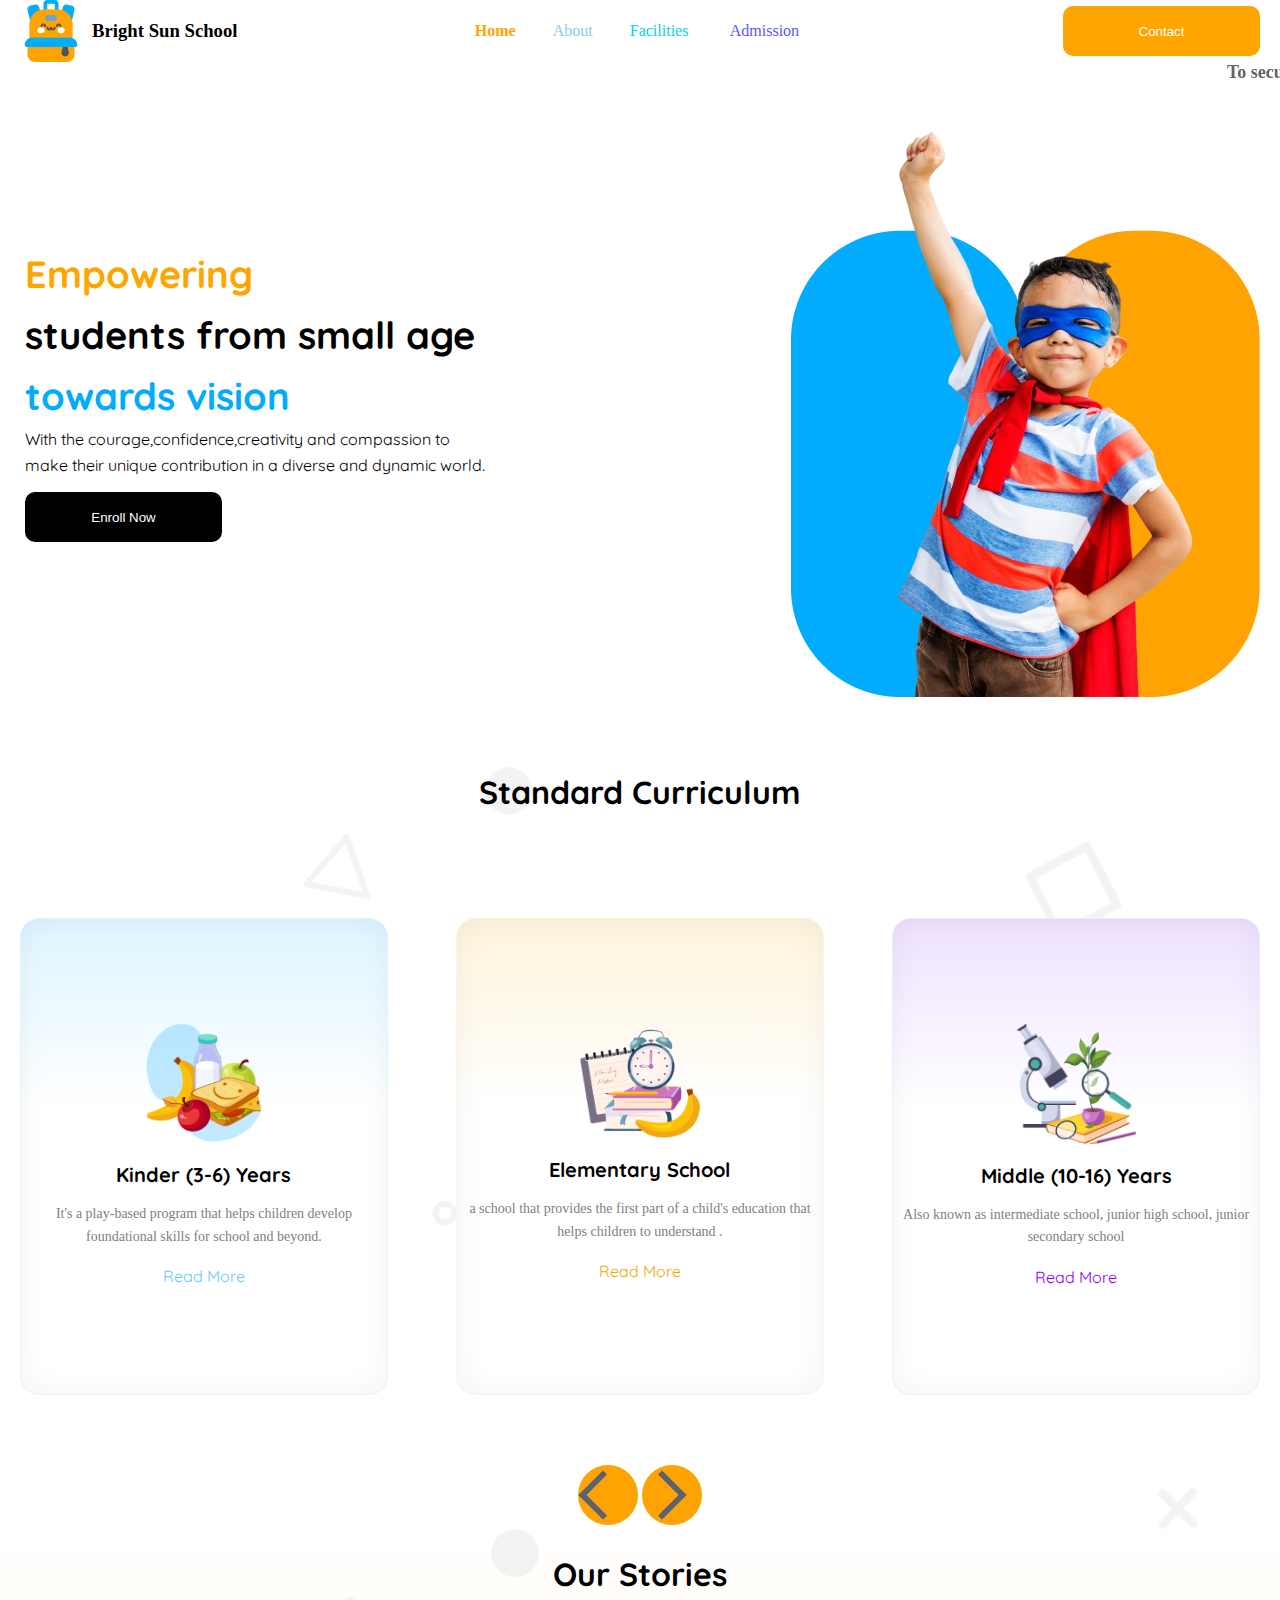
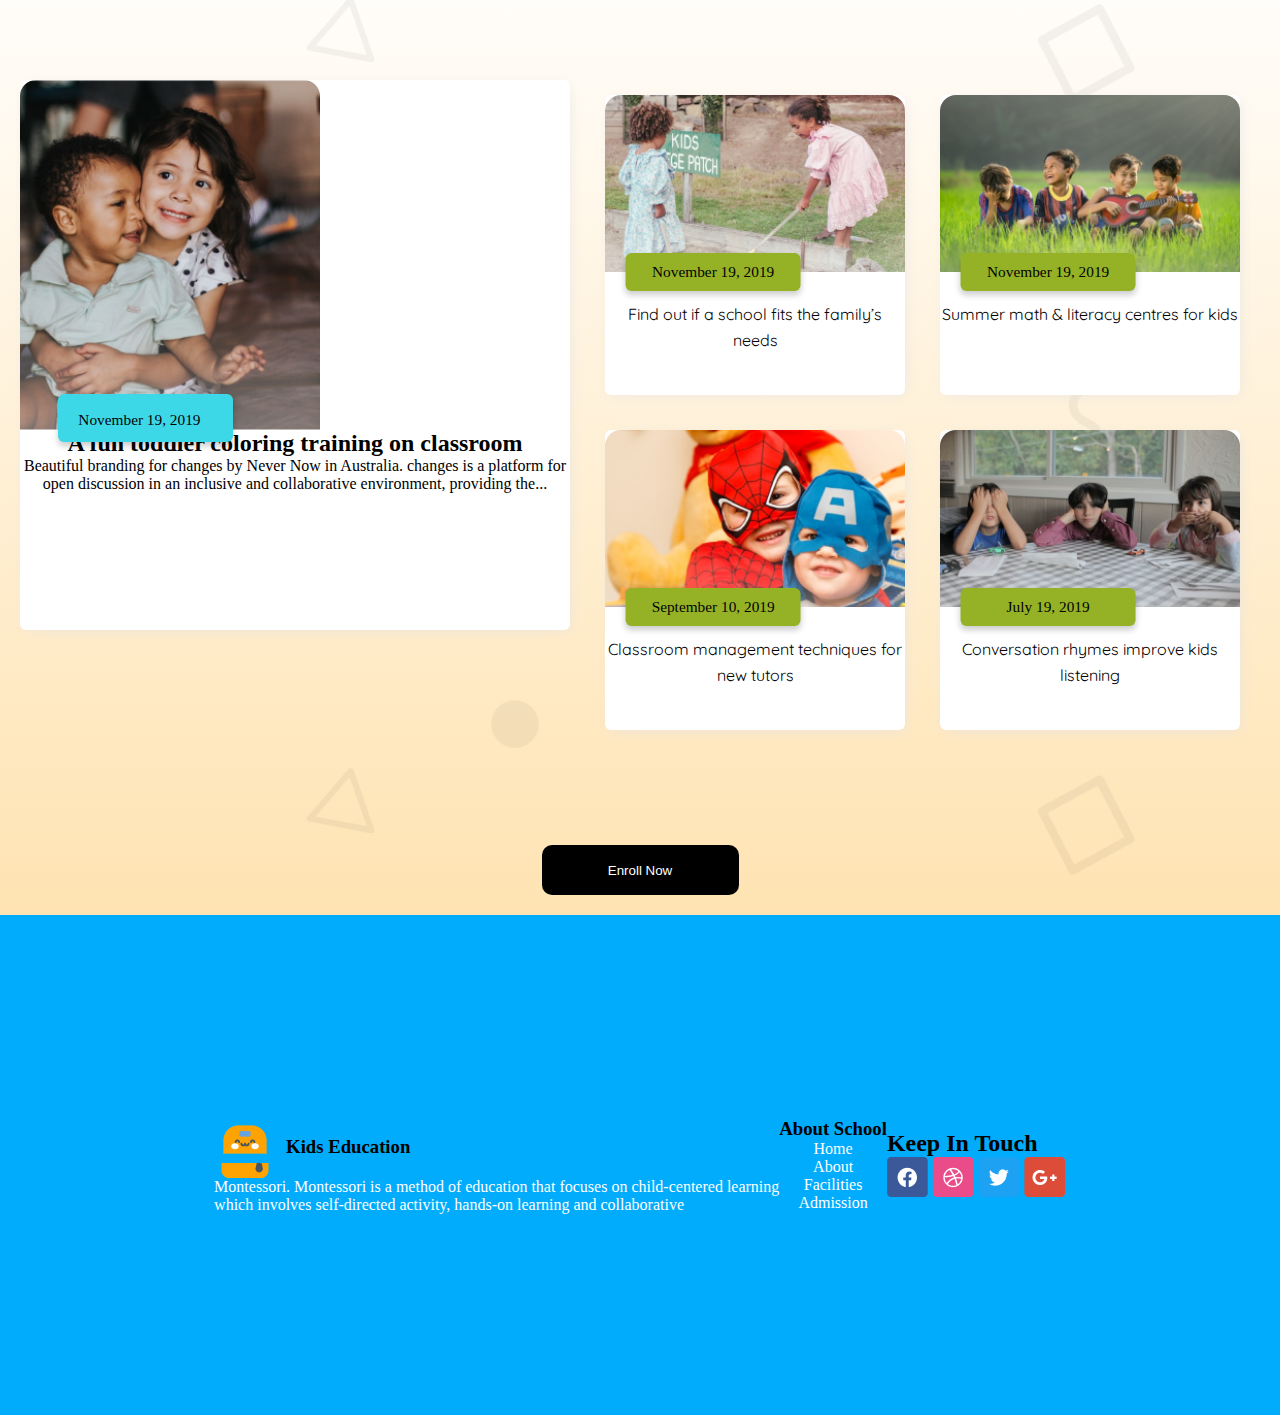
<file: index.html>
<!DOCTYPE html>
<html lang="en">
<head>
    <meta charset="UTF-8">
    <meta name="viewport" content="width=device-width, initial-scale=1.0">
    <title>Bright Sun School</title>
    <link rel="stylesheet" href="styles/style.css">
</head>
<body>
<!-- navbar -->
    <nav class="navbar ">
        <div class="nav_container display-flex">
           <div class="Group_2 display-flex">
            <img src="assets/logo.png" alt="">
                <h3 class="School quicksand display-flex">Bright Sun School</h3>
           </div> 
           <input type="checkbox" id="menuToggle">
           <label for="menuToggle" class="hamburger">
            <div></div>
            <div></div>
            <div></div>
           </label>
           <div class="Group_3 display-flex">
             <!-- li.Group_3-item*4>a.nab-links -->
             <li class="Group_3item"><a href="" class="Group_3link_bold quicksand" style="color: orange; width: 58px;">Home</a></li>
             <li class="Group_3item"><a href="" class="Group_3link quicksand" style="color: skyblue;width: 57px; ">About</a></li>
             <li class="Group_3item"><a href="" class="Group_3link quicksand" style="color: rgba(5, 212, 223, 1); width: 80px;"> Facilities</a></li>
             <li class="Group_3item"><a href="" class="Group_3link quicksand" style="color: rgba(93, 88, 239, 1); width: 96px;">Admission</a></li>
           </div>
           <button id="nav_button" class="btn-primary quicksand " style="background-color: orange;" >Contact</button> 
        </div>  
        <!-- scrollling text using  -->
        <marquee behavior="scroll" direction="scroll" style="color: #636060; font-weight: 700; font-size: large;"> To secure a bright future for your children, prioritize a strong education, fostering critical thinking skills, encouraging their passions, building emotional intelligence, and providing a supportive environment that values lifelong learning; </marquee>     
    </nav> 
<!-- boy section -->

    <section class="empower display-flex quicksand">   
             
        <div class="text-content display-flex Quicksand">
            <h1 class="w text">
                <span style="color: orange;">Empowering</span> students from small age 
                <span style="color:rgb(1, 172, 253)">towards vision</span>
            </h1>
            <p class="v text">
                With the courage,confidence,creativity and compassion to<br>make their unique contribution in a diverse and dynamic world.
            </p>
            <button class="btn-primary" style="background-color: black;">Enroll Now</button>
        </div>
        <img class="banner_image" src="assets/hero-kids.png" alt="A group of kids joyfully learning together">
    </section>
<!-- background image -->
    <section id="Show_BG" class="Card_section">

              
            <h1 class="A Quicksand">Standard Curriculum</h1>            
            <div class="Card display-flex Quicksand ">

                <div class="card_1 display-flex card_Size ">
                    <img src="assets/kinder.png" alt="">
                    <h4 class="heading4">Kinder (3-6) Years</h4>
                    <p class="pg">It's a play-based program that helps children develop foundational skills for school and beyond.</p>
                    <a href="" style="color: rgb(100, 200, 255);">Read More</a>
                </div >

                <div class="card_2 display-flex card_Size ">
                    <img src="assets/elementary.png" alt="">
                    <h4 class="heading4">Elementary School</h4>
                    <p class="pg">a school that provides the first part of a child's education that helps children to understand .</p>
                    <a  href="" style="color: rgb(240, 170, 0);">Read More</a>
                </div>

                <div class="card_3 display-flex card_Size ">
                    <img src="assets/middle.png" alt="">
                    <h4 class="heading4">Middle (10-16) Years</h4>
                    <p class="pg">Also known as intermediate school, junior high school, junior secondary school </p>
                    <a href="" style="color: rgb(135, 0, 255); ">Read More</a>
                </div>  
            </div>
        

            <div id="icon" >        
                <img class="i_con"  src="assets/arrow_back.png" alt="">
                <img class="i_con" src="assets/arrow_forward.png" alt="">
            </div>

    </section>
    <!-- Story section-->
    <section id="Show_BG2" class="Story_section">
        
        
        <h1 class="A Quicksand">Our Stories</h1>
    
        <div class="slack_container">
           

             <div class="slack-card_Big">   
                <div class="header-with-img_Big"></div>

                <button id="date" style="background-color:rgb(60, 216, 232);">November 19, 2019</button> 

                <div class="profile display-flex">

                    <h2>A fun toddler coloring training on classroom</h2>
                        <p>Beautiful branding for changes by Never Now in Australia.
                            changes is a platform for open discussion in an inclusive and
                            collaborative environment, providing the...</p>
                </div>
            </div>
     
            <div class="Story Quicksand">

                <div class="slack-card">
                    <div class="header-with-img Card_img2"></div>

                     <button id="date2" style="background-color:rgb(149, 178, 38);">November 19, 2019</button> 

                    <ul class="profile-actions">
                        <p>Find out if a school fits the family’s needs</p>
                    </ul>
                </div>
    
                <div class="slack-card">
                    <div class="header-with-img Card_img3"></div>
                    
                    <button id="date2" style="background-color:rgb(149, 178, 38);">November 19, 2019</button> 

                    <ul class="profile-actions">
                        <p>Summer math & literacy
                            centres for kids</p>
                    </ul>
                </div>
    
                <div class="slack-card">
                    <div class="header-with-img Card_img4"></div>
                    
                    <button id="date2" style="background-color:rgb(149, 178, 38);">September 10, 2019</button> 

                    <ul class="profile-actions">
                        <p>Classroom management
                            techniques for new tutors</p>
                    </ul>
                </div>
    
                <div class="slack-card">
                    <div class="header-with-img Card_img5"></div>

                    <button id="date2" style="background-color:rgb(149, 178, 38);"> July 19, 2019</button> 
                    
                    <ul class="profile-actions">
                        <p>Conversation rhymes
                            improve kids listening</p>
                    </ul>
                </div>
            </div> 
        </div>
    
        <button id="button" class="btn-primary" style="background-color: black;">Enroll Now</button>
    </section>

    <!-- footer section  -->
     <footer style="background-color: rgb(1, 172, 253);">

        <div class="div-Container display-flex">
            <div class="footer_nav">                              
                <div class="Group_2 display-flex"> 
                 <img src="assets/logo.png" alt="">
                 <h3 class="School quicksand display-flex">Kids
                     Education</h3>
                  </div>
                <p class="f_p">Montessori. Montessori is a method of education that focuses on child-centered learning <br>
                     which involves self-directed activity, hands-on learning and collaborative</p>
         </div>
    
         <div class="About display-flex">
             <h3>About School</h3>
             <a href="" style="color: white;"> Home</a>
             <a href="" style="color: white;">About</a>
             <a href="" style="color: white;">Facilities</a>
             <a href="" style="color: white;">Admission</a>
         </div>
    
         <div class="Touch">
             <h2>Keep In Touch</h2>
             <img src="assets/fb.png" alt="">
             <img src="assets/dribble.png" alt="">
             <img src="assets/twitter.png" alt="">
             <img src="assets/google+.png" alt="">
         </div>
         
        </div>
     </footer>
</body>
</html>
</file>
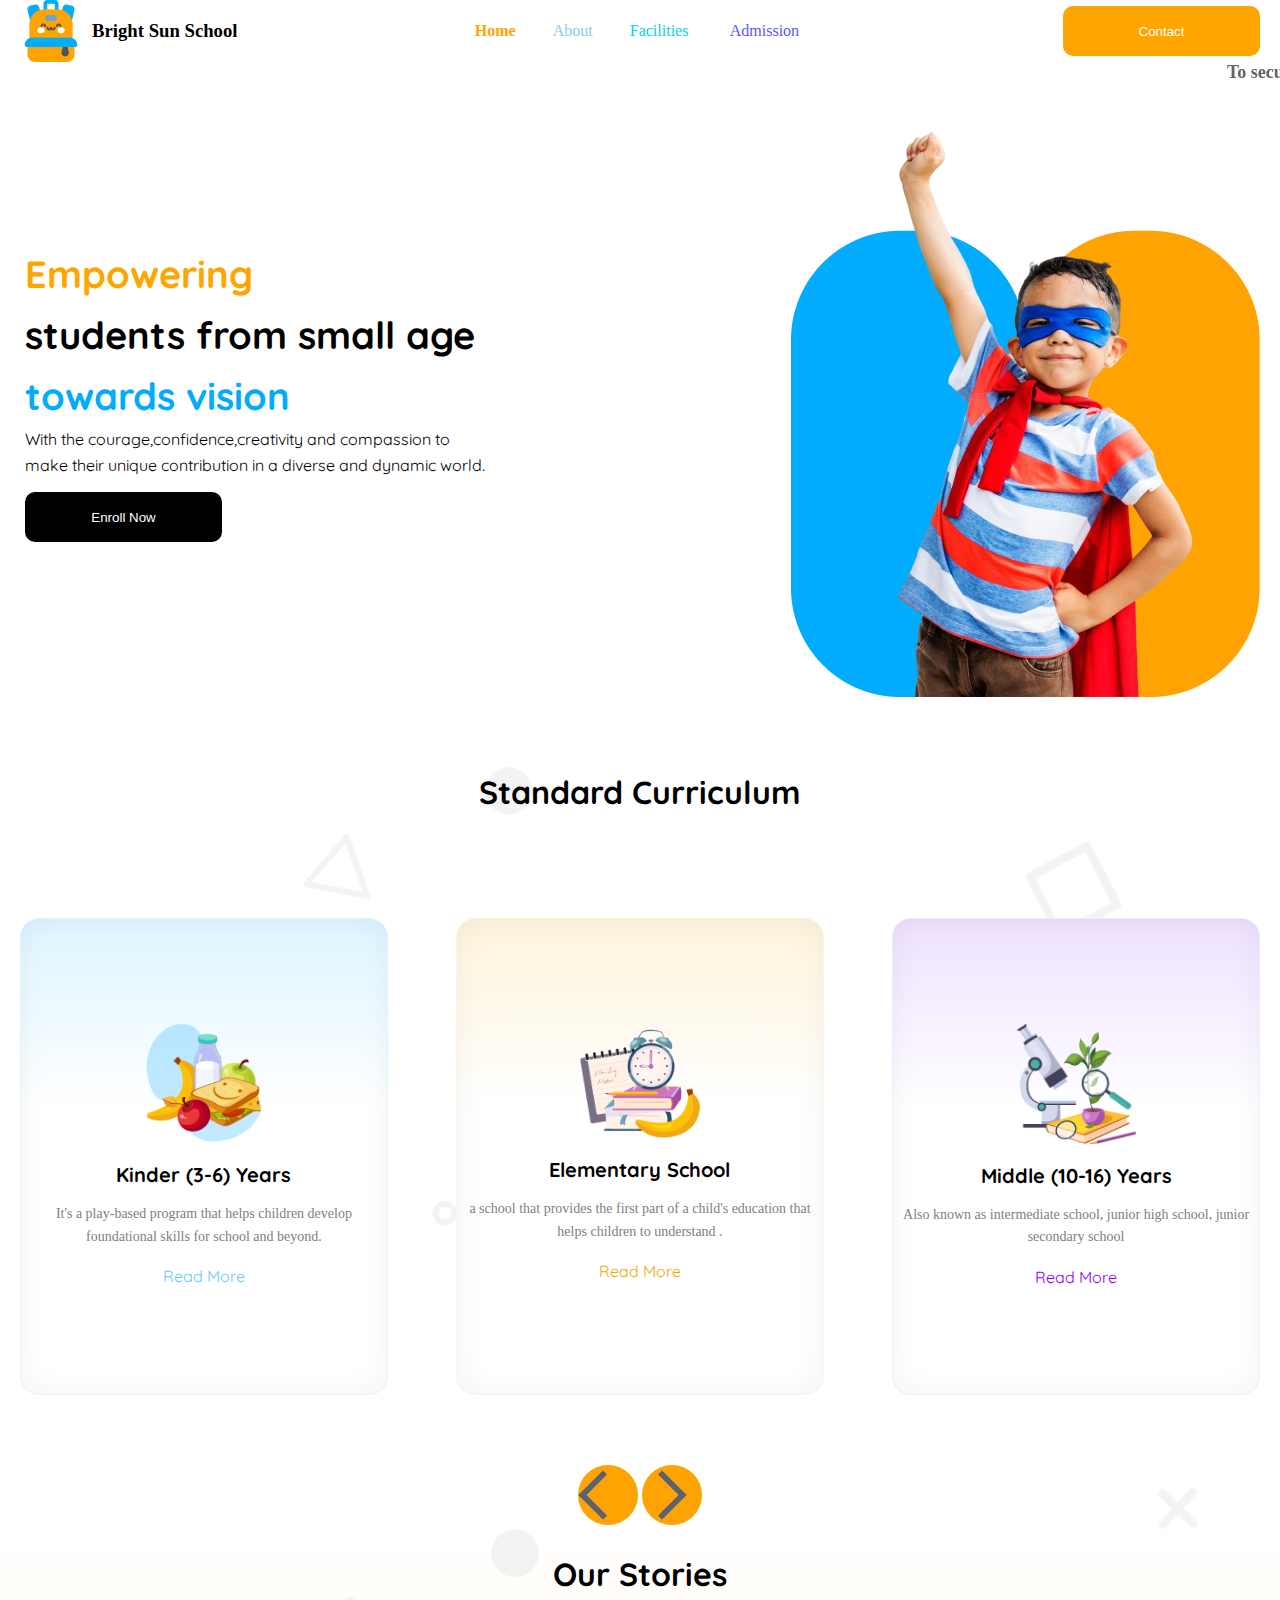
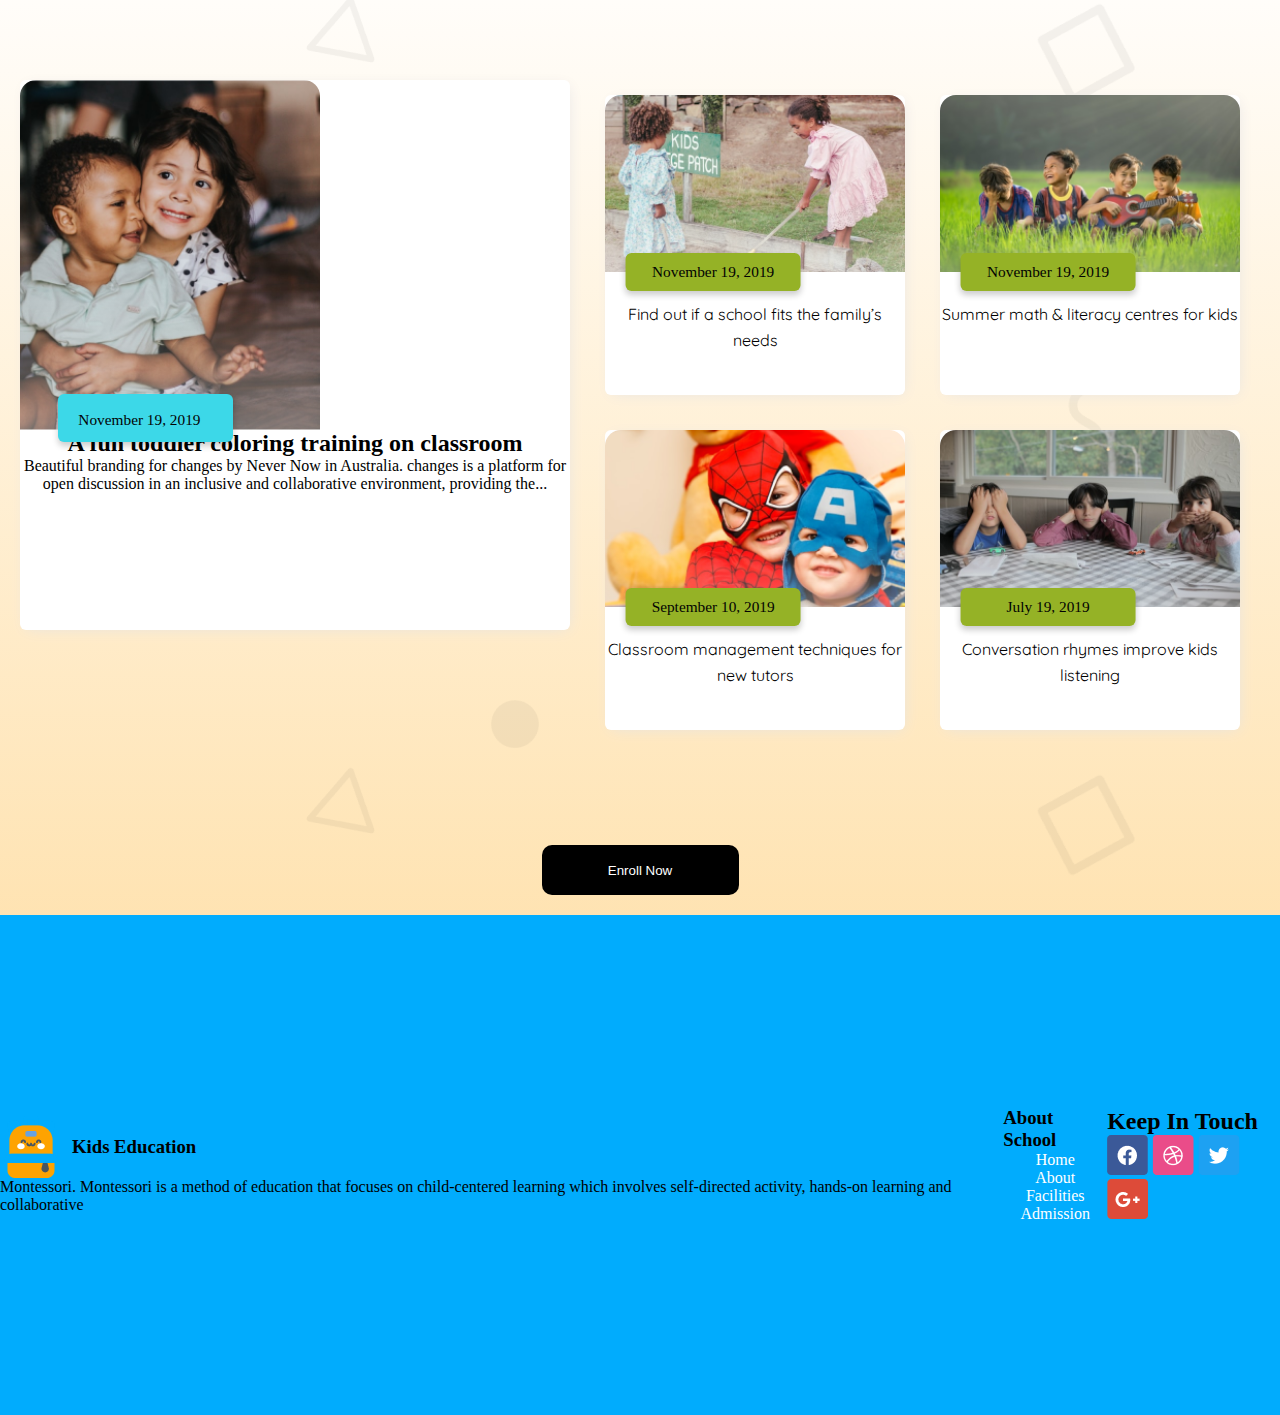
<file: School.html>
<!DOCTYPE html>
<html lang="en">
<head>
    <meta charset="UTF-8">
    <meta name="viewport" content="width=device-width, initial-scale=1.0">
    <title>Bright Sun School</title>
    <link rel="stylesheet" href="styles/style.css">
</head>
<body>
<!-- navbar -->
    <nav class="navbar ">
        <div class="nav_container display-flex">
           <div class="Group_2 display-flex">
            <img src="assets/logo.png" alt="">
                <h3 class="School quicksand display-flex">Bright Sun School</h3>
           </div> 
           <input type="checkbox" id="menuToggle">
           <label for="menuToggle" class="hamburger">
            <div></div>
            <div></div>
            <div></div>
           </label>
           <div class="Group_3 display-flex">
             <!-- li.Group_3-item*4>a.nab-links -->
             <li class="Group_3item"><a href="" class="Group_3link_bold quicksand" style="color: orange; width: 58px;">Home</a></li>
             <li class="Group_3item"><a href="" class="Group_3link quicksand" style="color: skyblue;width: 57px; ">About</a></li>
             <li class="Group_3item"><a href="" class="Group_3link quicksand" style="color: rgba(5, 212, 223, 1); width: 80px;"> Facilities</a></li>
             <li class="Group_3item"><a href="" class="Group_3link quicksand" style="color: rgba(93, 88, 239, 1); width: 96px;">Admission</a></li>
           </div>
           <button id="nav_button" class="btn-primary quicksand " style="background-color: orange;" >Contact</button> 
        </div>  
        <!-- scrollling text using  -->
        <marquee behavior="scroll" direction="scroll" style="color: #636060; font-weight: 700; font-size: large;"> To secure a bright future for your children, prioritize a strong education, fostering critical thinking skills, encouraging their passions, building emotional intelligence, and providing a supportive environment that values lifelong learning; </marquee>     
    </nav> 
<!-- boy section -->

    <section class="empower display-flex quicksand">   
             
        <div class="text-content display-flex Quicksand">
            <h1 class="w text">
                <span style="color: orange;">Empowering</span> students from small age 
                <span style="color:rgb(1, 172, 253)">towards vision</span>
            </h1>
            <p class="v text">
                With the courage,confidence,creativity and compassion to<br>make their unique contribution in a diverse and dynamic world.
            </p>
            <button class="btn-primary" style="background-color: black;">Enroll Now</button>
        </div>
        <img class="banner_image" src="assets/hero-kids.png" alt="A group of kids joyfully learning together">
    </section>
<!-- background image -->
    <section id="Show_BG" class="Card_section">

              
            <h1 class="A Quicksand">Standard Curriculum</h1>            
            <div class="Card display-flex Quicksand ">

                <div class="card_1 display-flex card_Size ">
                    <img src="assets/kinder.png" alt="">
                    <h4 class="heading4">Kinder (3-6) Years</h4>
                    <p class="pg">It's a play-based program that helps children develop foundational skills for school and beyond.</p>
                    <a href="" style="color: rgb(100, 200, 255);">Read More</a>
                </div >

                <div class="card_2 display-flex card_Size ">
                    <img src="assets/elementary.png" alt="">
                    <h4 class="heading4">Elementary School</h4>
                    <p class="pg">a school that provides the first part of a child's education that helps children to understand .</p>
                    <a  href="" style="color: rgb(240, 170, 0);">Read More</a>
                </div>

                <div class="card_3 display-flex card_Size ">
                    <img src="assets/middle.png" alt="">
                    <h4 class="heading4">Middle (10-16) Years</h4>
                    <p class="pg">Also known as intermediate school, junior high school, junior secondary school </p>
                    <a href="" style="color: rgb(135, 0, 255); ">Read More</a>
                </div>  
            </div>
        

            <div id="icon" >        
                <img class="i_con"  src="assets/arrow_back.png" alt="">
                <img class="i_con" src="assets/arrow_forward.png" alt="">
            </div>

    </section>
    <!-- Story section-->
    <section id="Show_BG2" class="Story_section">
        
        
        <h1 class="A Quicksand">Our Stories</h1>
    
        <div class="slack_container">
           

             <div class="slack-card_Big">   
                <div class="header-with-img_Big"></div>

                <button id="date" style="background-color:rgb(60, 216, 232);">November 19, 2019</button> 

                <div class="profile display-flex">

                    <h2>A fun toddler coloring training on classroom</h2>
                        <p>Beautiful branding for changes by Never Now in Australia.
                            changes is a platform for open discussion in an inclusive and
                            collaborative environment, providing the...</p>
                </div>
            </div>
     
            <div class="Story Quicksand">

                <div class="slack-card">
                    <div class="header-with-img Card_img2"></div>

                     <button id="date2" style="background-color:rgb(149, 178, 38);">November 19, 2019</button> 

                    <ul class="profile-actions">
                        <p>Find out if a school fits the family’s needs</p>
                    </ul>
                </div>
    
                <div class="slack-card">
                    <div class="header-with-img Card_img3"></div>
                    
                    <button id="date2" style="background-color:rgb(149, 178, 38);">November 19, 2019</button> 

                    <ul class="profile-actions">
                        <p>Summer math & literacy
                            centres for kids</p>
                    </ul>
                </div>
    
                <div class="slack-card">
                    <div class="header-with-img Card_img4"></div>
                    
                    <button id="date2" style="background-color:rgb(149, 178, 38);">September 10, 2019</button> 

                    <ul class="profile-actions">
                        <p>Classroom management
                            techniques for new tutors</p>
                    </ul>
                </div>
    
                <div class="slack-card">
                    <div class="header-with-img Card_img5"></div>

                    <button id="date2" style="background-color:rgb(149, 178, 38);"> July 19, 2019</button> 
                    
                    <ul class="profile-actions">
                        <p>Conversation rhymes
                            improve kids listening</p>
                    </ul>
                </div>
            </div> 
        </div>
    
        <button id="button" class="btn-primary" style="background-color: black;">Enroll Now</button>
    </section>

    <!-- footer section  -->
     <footer class="footer" style="background-color: rgb(1, 172, 253);">

        <div class="div-Container display-flex">
            <div class="footer_nav">                              
                <div class="Group_2 display-flex"> 
                 <img src="assets/logo.png" alt="">
                 <h3 class="School quicksand display-flex">Kids
                     Education</h3>
                  </div>
                <p>Montessori. Montessori is a method of education that focuses on child-centered learning which involves self-directed activity, hands-on learning and collaborative</p>
         </div>
    
         <div class="About display-flex">
             <h3>About School</h3>
             <a href="" style="color: white;"> Home</a>
             <a href="" style="color: white;">About</a>
             <a href="" style="color: white;">Facilities</a>
             <a href="" style="color: white;">Admission</a>
         </div>
    
         <div class="Touch">
             <h2>Keep In Touch</h2>
             <img src="assets/fb.png" alt="">
             <img src="assets/dribble.png" alt="">
             <img src="assets/twitter.png" alt="">
             <img src="assets/google+.png" alt="">
         </div>
         
        </div>
     </footer>
</body>
</html>
</file>
<file: styles/style.css>
@import url('https://fonts.googleapis.com/css2?family=Quicksand:wght@300..700&display=swap');

/* erasing extra space */
* {
    margin: 0;
    padding: 0;
    box-sizing: border-box;
    /* text-wrap: wrap; */
}

.Quicksand {
    font-family: 'Quicksand', sans-serif;
    line-height: 1.6;
}

/* shared option */
.display-flex {
    display: flex;
}

.text {
    max-width: 640px;
    margin: 0 auto;
}

.card_Size {
    flex-direction: column;
    align-items: center; 
    justify-content: center;
    position: relative;
    width: 367.8px;
    height: 476.78px;
    box-sizing: border-box;
    border-radius: 18.86px;
    box-shadow: inset 0px 0px 28.3px 0.94px rgba(0, 0, 0, 0.05);
    text-align: center;
}
.heading4 {
    font-size: 20px;
    font-weight: bold;
    margin-bottom: 12px;
}

.pg {
    font-family: Raleway;
    font-size: 14px;
    line-height: 1.6;
    margin-bottom: 16px;
    color:  rgb(128, 128, 128);
}
    /* slack_Card_Shared */
.header-with-img {
    color: black;
    position: relative;
    width: auto;
    /* width: 300px; */
    height: 177px;
    
    /* left: 0; */
    /* top: 0; */
    /* width: auto;
    height: 210px; */
    background-repeat: no-repeat;
    background-size: cover;
    background-position: center center;
    border-radius: 16px 16px 0px 0px;   
}

.slack-card {
    margin: 15px;
    border-radius: 6px;
    overflow: hidden;
    width: 300px;
    height: 300px; 
    background: white;
    box-sizing: border-box;
    box-shadow: 2.5px 2.5px 15px -5px rgb(230, 228, 228);  
    position: relative; 
    color: black;

}





/* Button option*/
.btn-primary {
    width: 197px;
    height: 50px;
    border-radius: 10px;
    border: none;
    text-align: center;
    color: #fff;
    cursor: pointer;
}


/* Nav option*/
.navbar {
    width: 100%;
    height: 102px;
    top: 0;
}

.nav_container {
    max-width: 1440px; 
    height: 62px;
    margin: 0 auto;
    display: flex;
    align-items: center;
    justify-content: space-between;
    padding: 0 20px;
}

.Group_2 {
    display: flex;
    align-items: center;
    gap: 10px;
}

.Group_3 {
    display: flex;
    align-items: center;
    justify-content: center;
    gap: 20px;
}

.Group_3item {
    /* list-style: none;
    padding: 0;
    margin: 0;
    display: flex; */
    /* gap: 20px; */

    list-style: none;
      padding: 0;
      margin: 0;
      display: flex;
}

.Group_3link, .Group_3link_bold {
    text-decoration: none;
    font-size: 1rem;
    font-weight: 400;
    transition: color 0.3s ease;
}

.Group_3link_bold {
    font-weight: 700;
}

.hamburger {
    display: none;
    cursor: pointer;
}

.hamburger div {
    width: 25px;
    height: 3px;
    background-color: rgb(77, 75, 75);
    margin: 5px 0;
}

#menuToggle {
    display: none;
}



/* Banner Section */
.banner {
    padding: 20px 0;
}

.empower {
    max-width: 1440px; 
    margin: 50px auto;
    align-items: center;
    justify-content: space-between;
    gap: 50px;
    padding: 20px;
    margin-top: 0;
  
}

.text-content {
    position: static;
    width: 640px;
    height: 331px;
    display: flex;
    flex-direction: column;
    justify-content: flex-start;
    align-items: flex-start;
    text-align: flex-start;
    gap: 24;
    padding: 0px;
    order: 0;
    flex-grow: 0;
    margin: 0px 5px;
}

.w {
    font-size: 38px;
    position: static;
    width: 640px;
    height: 183px;
    display: flex;
    flex-direction: column;
    justify-content: flex-start;
    align-items: flex-start;
    /* background-color: aqua;
    padding: 0;
    border: ; */
    
}

.v {
    position: static;    
    width: 640px; 
    height: 50px;
    display: flex;
    flex-direction: column;
    justify-content: flex-start;
    align-items: flex-start;
    /* padding: 0px; */
    /* background-color: aquamarine; */
    margin-bottom: 15px;
 
}

.banner_image {
    position: static; 
    width: 468.61px; 
    height: 575px; 
    object-fit: cover; 

    /* order: 1; 
    margin: 0px 50px;  */
}

/* Card section */

#Show_BG{
    background-image: url(../assets/bg.png);
    max-width: 100%;
    background-size: cover;
    
}

h1 {
    text-align: center;
    margin-bottom: 80px;
  }


.Card_section{
   
    flex-direction: column;
    justify-content: center;
    align-items: center;
    text-align: center;
}

.Card{
    max-width: 1440px; 
    margin: 50px auto;
    align-items: center;
    justify-content: space-between;
    gap: 50px;
    padding: 20px;
    margin-top: 0;

}

/* flex-direction: column; */
/* /* justify-content: flex-start; */
     
.card_1 {
    border: 0.94px solid rgb(222, 245, 255);
    background: linear-gradient(180deg, rgb(222, 245, 255), rgba(255, 255, 255, 0) 40%), rgb(255, 255, 255);
}

.card_2 {
    border: 0.94px solid rgb(255, 244, 220);
    background: linear-gradient(180deg, rgb(255, 244, 220), rgba(255, 255, 255, 0) 40%), rgb(255, 255, 255);
}

.card_3 {
    border: 0.94px solid rgb(242, 232, 255);
    background: linear-gradient(180deg, rgb(238, 225, 255), rgba(255, 255, 255, 0) 40%), rgb(255, 255, 255);
}

.card_1 img, .card_2 img, .card_3 img {
    width: 120px;
    height: auto;
    margin-bottom: 16px;
}

.icon{

    position: static;
    width: 130px;
    height: 60px;
    flex: none;
    order: 2;
    flex-grow: 0;
    margin: 80px 0px;
}

.i_con{
    position: relative;
    width: 60px;
    height: 60px;
    border-radius: 30px;
    background: rgb(254, 163, 1);
}

/* education story */
.Story_section{
    /* max-height: 80px; */
    flex-direction: column;
    justify-content: center;
    align-items: center;
    text-align: center;
  
}



.slack_container{
/* done */
    max-width: 1440px;
    /* problem i suffer for this height  */
    /* height: 630.52px; */      
    margin: 0 auto;
    display: flex;
    flex-direction: row;
    gap: 20px;
    
    margin-bottom: 100px;
}




.Story{
    display: grid;
    grid-template-columns: repeat(2, 1fr);
    gap: 5px;
    /* display: grid;
    grid-template-columns: repeat(2, 1fr);
    width: 700px;
    height: 650px; */       
}
/* .Story img{
    filter: grayscale(100%);

} */

.slack-card > * {
    padding-left: 50px;
  } 


.Card_img2{

 background-image: linear-gradient(to top, #ffffff60, #d4d0d000 40%), url(../assets/story-2.png);  
}

.Card_img3{
    background-image: linear-gradient(to top, #ffffff60, #d4d0d000 40%), url(../assets/story-3.png);  
     
}

.Card_img4{
   
    background-image: linear-gradient(to top, #ffffff60, #d4d0d000 40%), url(../assets/story-4.png) ; 
}

.Card_img5{

    background-image: linear-gradient(to top, #ffffff60, #d4d0d000 40%), url(../assets/story-5.png) ; 
    

}

#date2 {
    /* position: absolute;  */
    /* top: 130px; */
    /* left: 50%; */

    /* top: 50%; 
    left: 35%;  */

    position: absolute;
    width: 174.51px;
    height: 38.35px;
    left: 38.35px;
    top: 157.81px;

    transform: translateX(-10%);
    /* transform: translate(-50%, -50%);  */
    /* z-index: 2;  */
    
    padding: 10px 20px;
    /* padding: 8px 15px; */
    font-family: Raleway;
    font-size: 15.34px;
    /* font-size: 1.5rem; */

    font-weight: 500;
    color: rgb(2, 2, 2);
    border: none; 
    border-radius: 6px; 
    box-shadow: 0px 4px 6px rgba(0, 0, 0, 0.2);
}
  
.profile-actions {
    margin: 30px 0 30px 0px;
    padding: 0;
    list-style-type: none;

}
   
.slack-card:hover {
    background-color: #c3f1bc;
}

/* slack_card_big */


.slack-card_Big {
    border-radius: 6px;
    width: 550px;
    height: 550px;
    background: white;
    box-shadow: 2.5px 2.5px 15px -5px rgb(230, 228, 228);
    box-sizing: border-box;
    position: sticky; 
    color: black;
}

.header-with-img_Big {
    position: relative;
    width: 300px;
    height: 350px;
    left: 0;
    top: 0;
    background-image: linear-gradient(to top, #ffffff60, #d4d0d000 40%), url(../assets/story-1.png);
    background-repeat: no-repeat;
    background-size: cover;
    background-position: center center;
    border-radius: 16px 16px 0px 0px;
}



.slack-card_Big:hover {
    background-color: #c3f1bc;
}

.profile{
    justify-items: flex-end;
   
    flex-direction: column;
}



#date {
    position: absolute;
    width: 174.51px;
    height: 47.93px;
    left: 38.35px;
    top: 314.14px;
    /* position: absolute;
    top: 50%; 
    left: 30%;  */
    
    transform: translate(0 -50%); 
    z-index: 2; 
    padding: 12px 20px;
    
    color: rgb(3, 3, 3);
    border: none; 
    border-radius: 6px; 
    box-shadow: 0px 4px 6px rgba(0, 0, 0, 0.2); 
    /* cursor: pointer;
    transition: background-color 0.3s ease-in-out; */
    font-family: Raleway;
    font-size: 15.34px;
    font-weight: 500;
    line-height: 28.76px;
    letter-spacing: 0%;
    text-align: left;
    text-transform: capitalize;
}

/* #date:hover {
    background-color: #0056b3; 
} */



#Show_BG2 {
    max-width: 100%;
    /* height: 1006px; */
    background-size: cover;
    background: url(../assets/bg.png),linear-gradient(0.00deg, rgba(254, 163, 1, 0.3),rgba(255, 255, 255, 0.3) 100%);
    /* background-size: cover; */
    padding: 20px;
}


/* footer section */
footer{
    display: flex;
    justify-content: center;
}
.div-Container{
height: 500px;
flex-direction: row;
justify-content: center;
align-items: center;
 
    margin: 0;
    padding: 0;
}

.About{
    flex-direction: column;
    justify-content: flex-start;
    align-items: center;

}
.f_p{
    color: #fff;
    word-wrap: break-word;
}

a{
    text-decoration: none;
}
/* scrolling Text */

@media (max-width: 768px) {
    body{
        width: 100%;
        height: 100%;
        margin: 0;
        padding: 0;
        overflow-x:hidden
    }
    .Group_3 {
      display: none;
    }

    #menuToggle:checked ~ .Group_3 {
      display: flex;
      flex-direction: column;
      align-items: center;
      position: absolute;
      top: 100%;
      left: 50%;
      transform: translateX(-50%);
      background-color: #333;
      width: auto;
      padding: 10px 0;
    }

    #nav_button {
      display: none;
    }

    .hamburger {
      display: block;
    }


    .empower{
        flex-direction: column-reverse;
        justify-content: center;
        align-items: center;
    }
    .text-content{
        justify-content: center;
        flex-direction: column;
        align-items: center;
        width: 100%;
        word-wrap: break-word;
        margin-right: 5px;
    }
 
    .Card{
        flex-direction: column;
        margin: 0;
        padding: 0;
        width: 100%;
    }
    .slack-card_Big{
        display: none;
    }

    .Story{
        display: grid;
        grid-template-columns: repeat(2 1fr);
        align-items: center;
        gap: 20px;
        margin-left: 20px;
    }
 
    .slack-card{
        margin: 0;
        padding: 0;
        width: 100%;
    }

      
  }
</file>
